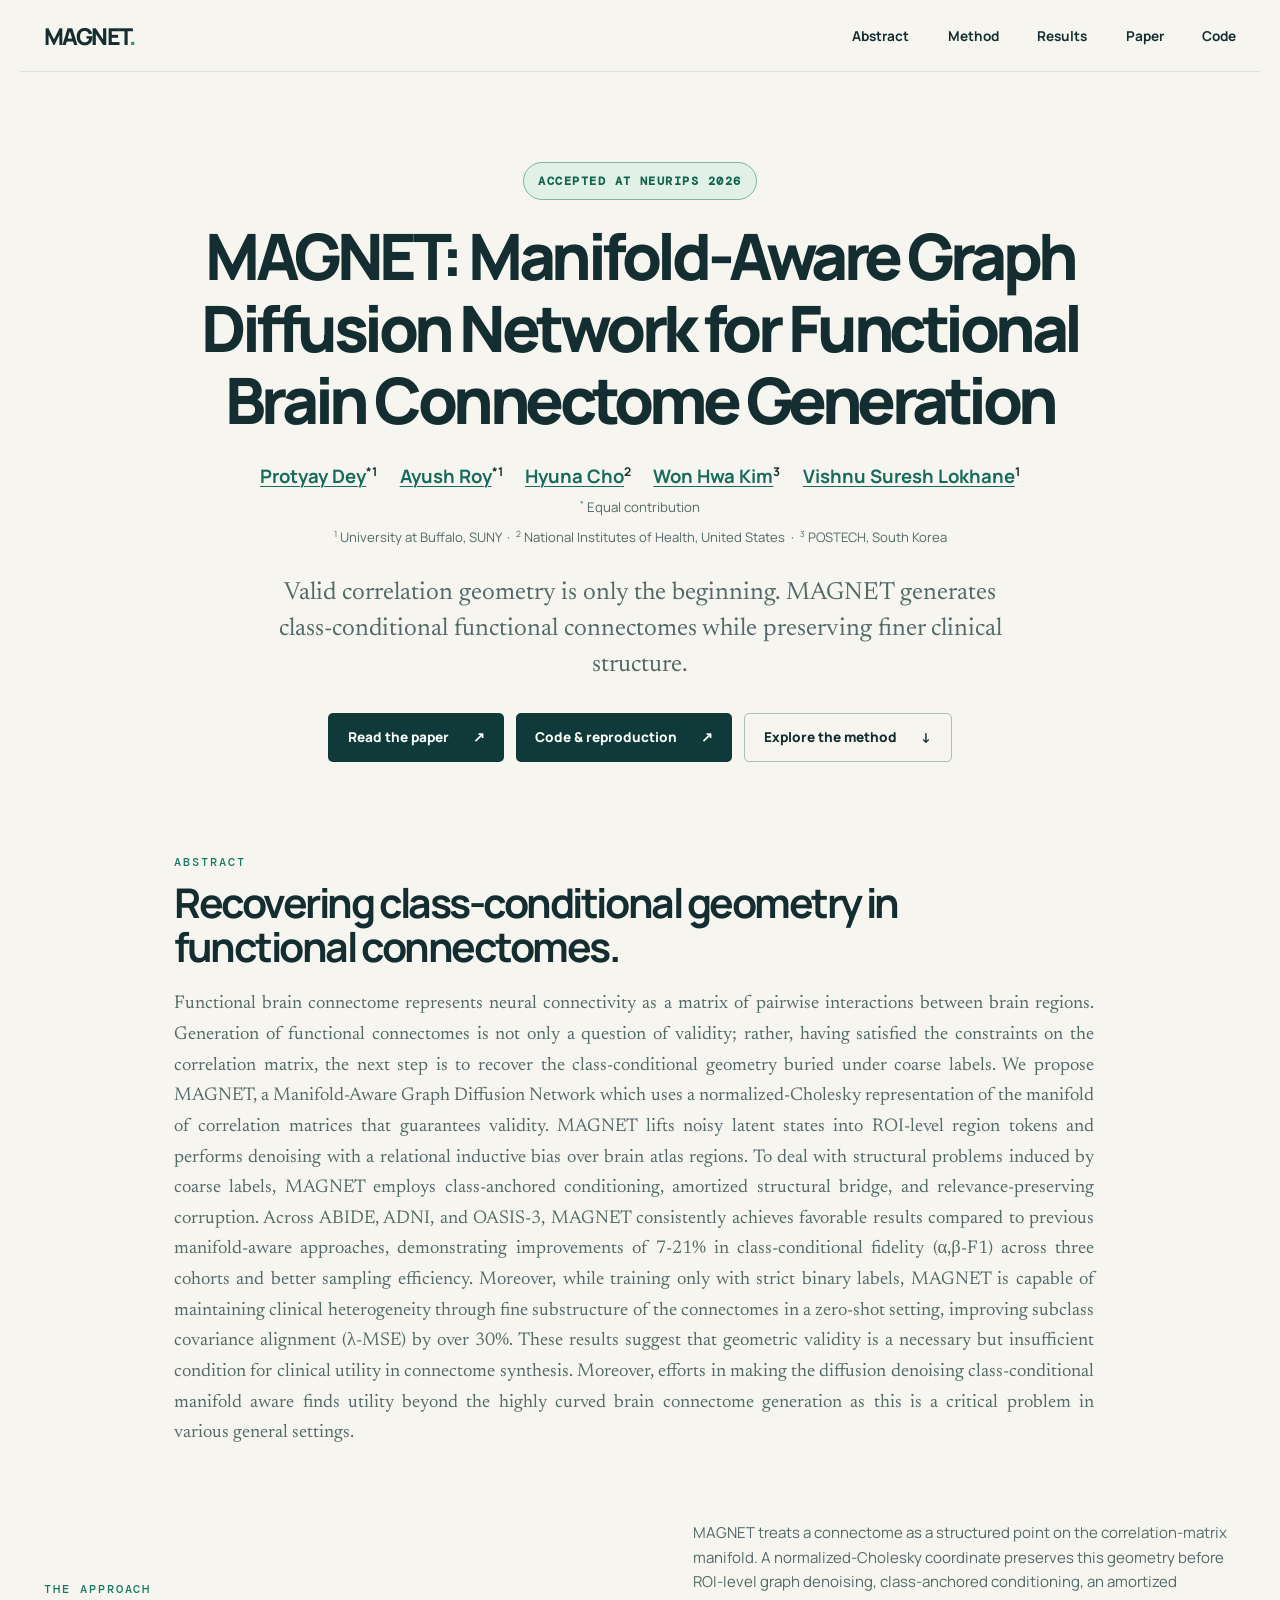
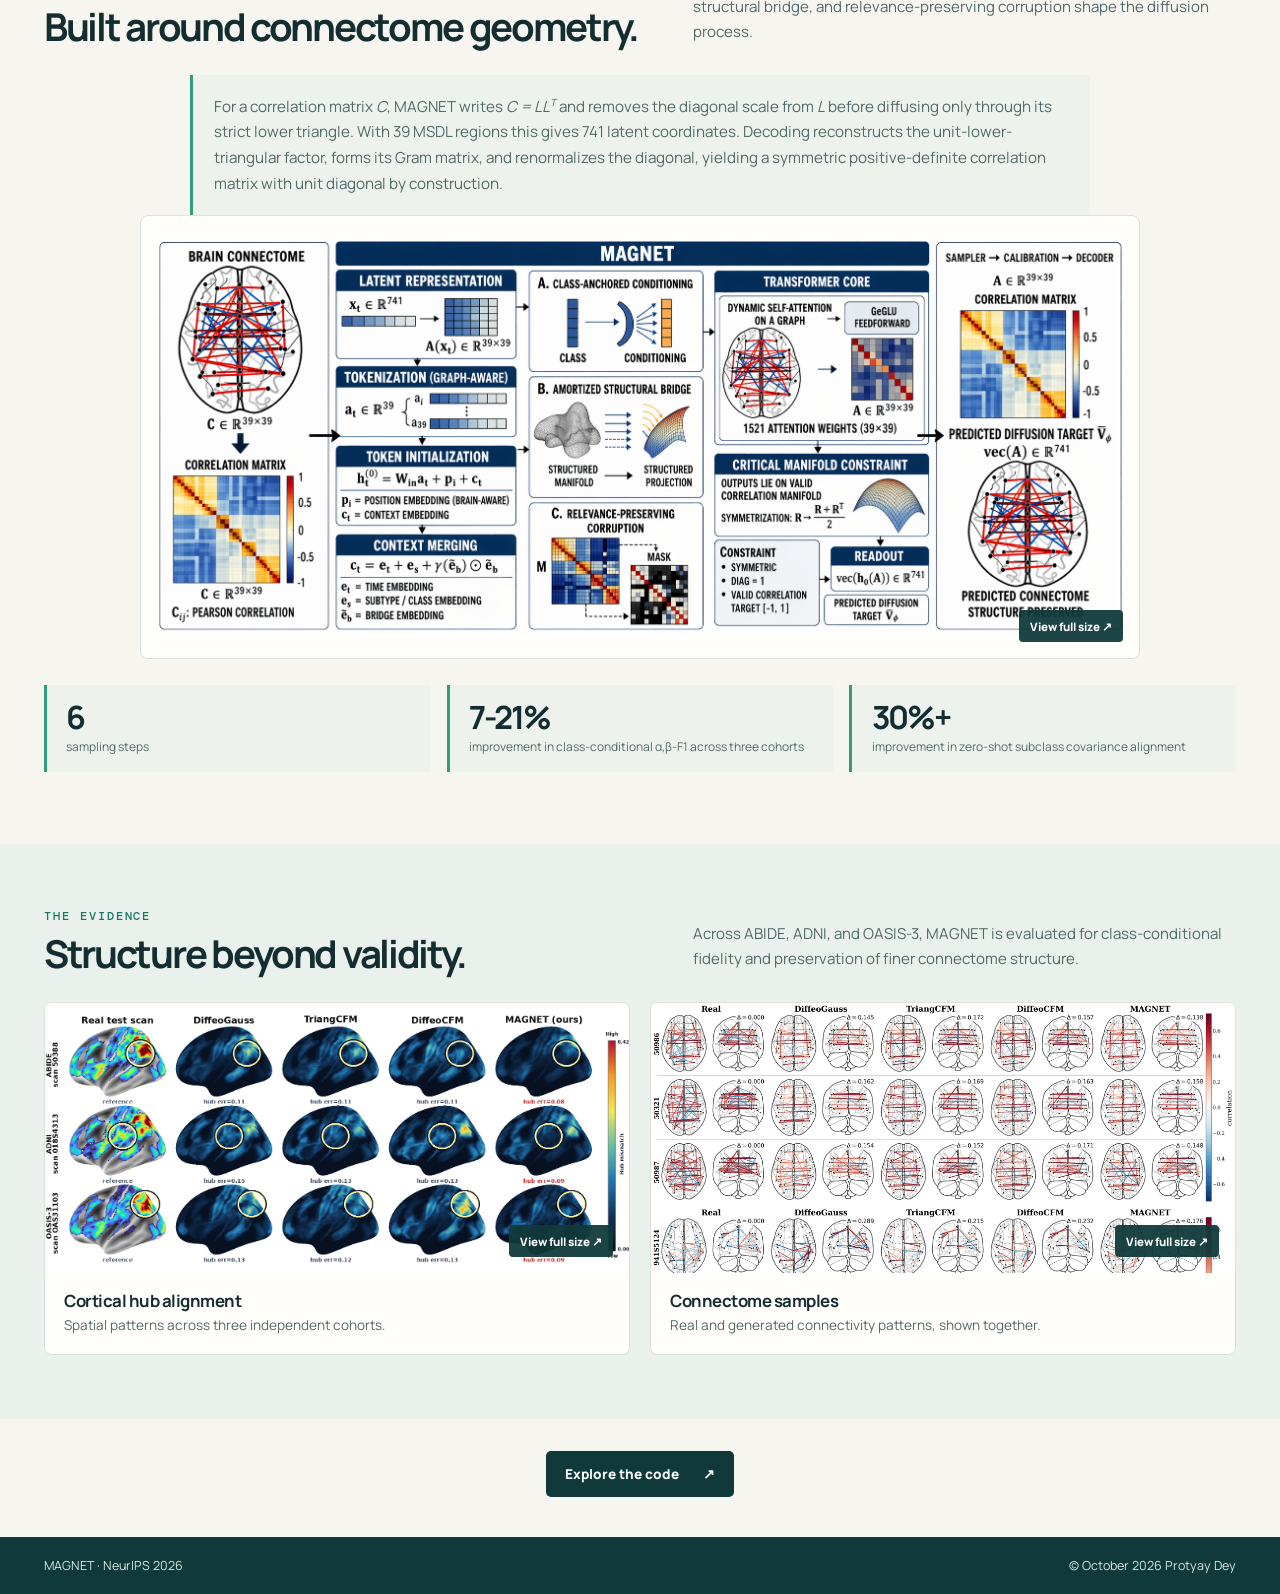
<file: index.html>
<!doctype html>
<html lang="en">
<head>
  <meta charset="utf-8">
  <meta name="viewport" content="width=device-width, initial-scale=1">
  <meta name="description" content="MAGNET: Manifold-Aware Graph Diffusion Network for Functional Brain Connectome Generation. NeurIPS 2026.">
  <meta name="theme-color" content="#f7f5ef">
  <title>MAGNET | NeurIPS 2026</title>
  <link rel="preconnect" href="https://fonts.googleapis.com">
  <link rel="preconnect" href="https://fonts.gstatic.com" crossorigin>
  <link href="https://fonts.googleapis.com/css2?family=DM+Mono:wght@400;500&family=Manrope:wght@400;500;600;700;800&family=Newsreader:opsz,wght@6..72,400;6..72,500&display=swap" rel="stylesheet">
  <link rel="stylesheet" href="docs/styles.css">
</head>
<body>
  <a class="skip-link" href="#main">Skip to content</a>
  <header class="site-header">
    <a class="brand" href="#top" aria-label="MAGNET home">MAGNET<span>.</span></a>
    <nav aria-label="Page navigation">
      <a href="#abstract">Abstract</a>
      <a href="#overview">Method</a>
      <a href="#results">Results</a>
      <a href="https://doi.org/10.48550/arXiv.2610.17014" target="_blank" rel="noopener noreferrer">Paper</a>
      <a href="https://github.com/protyayofficial/MAGNET" target="_blank" rel="noopener noreferrer">Code</a>
    </nav>
  </header>

  <main id="main">
    <section class="hero" id="top" aria-labelledby="paper-title">
      <p class="venue">Accepted at NeurIPS 2026</p>
      <h1 id="paper-title">MAGNET: Manifold-Aware Graph Diffusion Network for Functional Brain Connectome Generation</h1>
      <p class="authors">
        <span><a href="https://protyayofficial.github.io/" target="_blank" rel="noopener noreferrer">Protyay Dey</a><sup>*</sup><sup>1</sup></span>
        <span><a href="https://ayushroy2001.github.io/" target="_blank" rel="noopener noreferrer">Ayush Roy</a><sup>*</sup><sup>1</sup></span>
        <span><a href="https://sites.google.com/view/hyunacho/home?pli=1&amp;authuser=0" target="_blank" rel="noopener noreferrer">Hyuna Cho</a><sup>2</sup></span>
        <span><a href="https://wwplato.github.io/" target="_blank" rel="noopener noreferrer">Won Hwa Kim</a><sup>3</sup></span>
        <span><a href="https://vlokhande-ub.github.io/" target="_blank" rel="noopener noreferrer">Vishnu Suresh Lokhane</a><sup>1</sup></span>
      </p>
      <p class="contribution"><sup>*</sup> Equal contribution</p>
      <p class="affiliations"><sup>1</sup> University at Buffalo, SUNY &nbsp;&middot;&nbsp; <sup>2</sup> National Institutes of Health, United States &nbsp;&middot;&nbsp; <sup>3</sup> POSTECH, South Korea</p>
      <p class="hero-summary">Valid correlation geometry is only the beginning. MAGNET generates class-conditional functional connectomes while preserving finer clinical structure.</p>
      <div class="hero-actions">
        <a class="button button-primary" href="https://doi.org/10.48550/arXiv.2610.17014" target="_blank" rel="noopener noreferrer">Read the paper <span aria-hidden="true">&nearr;</span></a>
        <a class="button button-primary" href="https://github.com/protyayofficial/MAGNET" target="_blank" rel="noopener noreferrer">Code &amp; reproduction <span aria-hidden="true">&nearr;</span></a>
        <a class="button button-secondary" href="#overview">Explore the method <span aria-hidden="true">&darr;</span></a>
      </div>
    </section>

    <section class="abstract-section wrap" id="abstract" aria-labelledby="abstract-title">
      <p class="eyebrow">Abstract</p>
      <h2 id="abstract-title">Recovering class-conditional geometry in functional connectomes.</h2>
      <p>Functional brain connectome represents neural connectivity as a matrix of pairwise interactions between brain regions. Generation of functional connectomes is not only a question of validity; rather, having satisfied the constraints on the correlation matrix, the next step is to recover the class-conditional geometry buried under coarse labels. We propose MAGNET, a Manifold-Aware Graph Diffusion Network which uses a normalized-Cholesky representation of the manifold of correlation matrices that guarantees validity. MAGNET lifts noisy latent states into ROI-level region tokens and performs denoising with a relational inductive bias over brain atlas regions. To deal with structural problems induced by coarse labels, MAGNET employs class-anchored conditioning, amortized structural bridge, and relevance-preserving corruption. Across ABIDE, ADNI, and OASIS-3, MAGNET consistently achieves favorable results compared to previous manifold-aware approaches, demonstrating improvements of 7-21% in class-conditional fidelity (&alpha;,&beta;-F1) across three cohorts and better sampling efficiency. Moreover, while training only with strict binary labels, MAGNET is capable of maintaining clinical heterogeneity through fine substructure of the connectomes in a zero-shot setting, improving subclass covariance alignment (&lambda;-MSE) by over 30%. These results suggest that geometric validity is a necessary but insufficient condition for clinical utility in connectome synthesis. Moreover, efforts in making the diffusion denoising class-conditional manifold aware finds utility beyond the highly curved brain connectome generation as this is a critical problem in various general&nbsp;settings.</p>
    </section>

    <section class="overview wrap" id="overview" aria-labelledby="overview-title">
      <div class="section-heading">
        <div><p class="eyebrow">The approach</p><h2 id="overview-title">Built around connectome geometry.</h2></div>
        <p>MAGNET treats a connectome as a structured point on the correlation-matrix manifold. A normalized-Cholesky coordinate preserves this geometry before ROI-level graph denoising, class-anchored conditioning, an amortized structural bridge, and relevance-preserving corruption shape the diffusion process.</p>
      </div>
      <div class="method-detail">
        <p>For a correlation matrix <i>C</i>, MAGNET writes <i>C = LL<sup>T</sup></i> and removes the diagonal scale from <i>L</i> before diffusing only through its strict lower triangle. With 39 MSDL regions this gives 741 latent coordinates. Decoding reconstructs the unit-lower-triangular factor, forms its Gram matrix, and renormalizes the diagonal, yielding a symmetric positive-definite correlation matrix with unit diagonal by construction.</p>
      </div>
      <a class="image-link architecture" href="docs/assets/arch.png" target="_blank" rel="noopener noreferrer" aria-label="Open the full-resolution MAGNET architecture image">
        <img src="docs/assets/arch.png" alt="MAGNET architecture showing correlation-matrix encoding, class-anchored conditioning, structural bridge, graph transformer denoising, and valid correlation decoding" width="1961" height="802">
        <span class="image-action">View full size <span aria-hidden="true">&nearr;</span></span>
      </a>
      <div class="highlights" aria-label="Key findings">
        <div><strong>6</strong><span>sampling steps</span></div>
        <div><strong>7-21%</strong><span>improvement in class-conditional &alpha;,&beta;-F1 across three cohorts</span></div>
        <div><strong>30%+</strong><span>improvement in zero-shot subclass covariance alignment</span></div>
      </div>
    </section>

    <section class="results" id="results" aria-labelledby="results-title">
      <div class="wrap">
        <div class="section-heading">
          <div><p class="eyebrow">The evidence</p><h2 id="results-title">Structure beyond validity.</h2></div>
          <p>Across ABIDE, ADNI, and OASIS-3, MAGNET is evaluated for class-conditional fidelity and preservation of finer connectome structure.</p>
        </div>
        <div class="visual-grid">
          <article class="visual-card">
            <a class="image-link visual-preview" href="docs/assets/multidataset_surface_similarity.png" target="_blank" rel="noopener noreferrer" aria-label="Open the full-resolution cortical hub mismatch image">
              <img src="docs/assets/multidataset_surface_similarity.png" alt="Cortical hub mismatch across ABIDE, ADNI, and OASIS-3" loading="lazy" width="1480" height="633">
              <span class="image-action">View full size <span aria-hidden="true">&nearr;</span></span>
            </a>
            <div class="visual-copy"><h3>Cortical hub alignment</h3><p>Spatial patterns across three independent cohorts.</p></div>
          </article>
          <article class="visual-card">
            <a class="image-link visual-preview samples-preview" href="docs/assets/all_datasets_split_0_class_1_sample_connectome_grid.png" target="_blank" rel="noopener noreferrer" aria-label="Open the full-resolution connectome samples image">
              <img src="docs/assets/all_datasets_split_0_class_1_sample_connectome_grid.png" alt="Real and generated functional connectomes across ABIDE, ADNI, and OASIS-3" loading="lazy" width="4533" height="4718">
              <span class="image-action">View full size <span aria-hidden="true">&nearr;</span></span>
            </a>
            <div class="visual-copy"><h3>Connectome samples</h3><p>Real and generated connectivity patterns, shown together.</p></div>
          </article>
        </div>
      </div>
    </section>

    <section class="closing wrap" aria-label="Code access">
      <a class="button button-primary" href="https://github.com/protyayofficial/MAGNET" target="_blank" rel="noopener noreferrer">Explore the code <span aria-hidden="true">&nearr;</span></a>
    </section>
  </main>

  <footer class="site-footer"><span>MAGNET &middot; NeurIPS 2026</span><span>&copy; October 2026 Protyay Dey</span></footer>
</body>
</html>
</file>
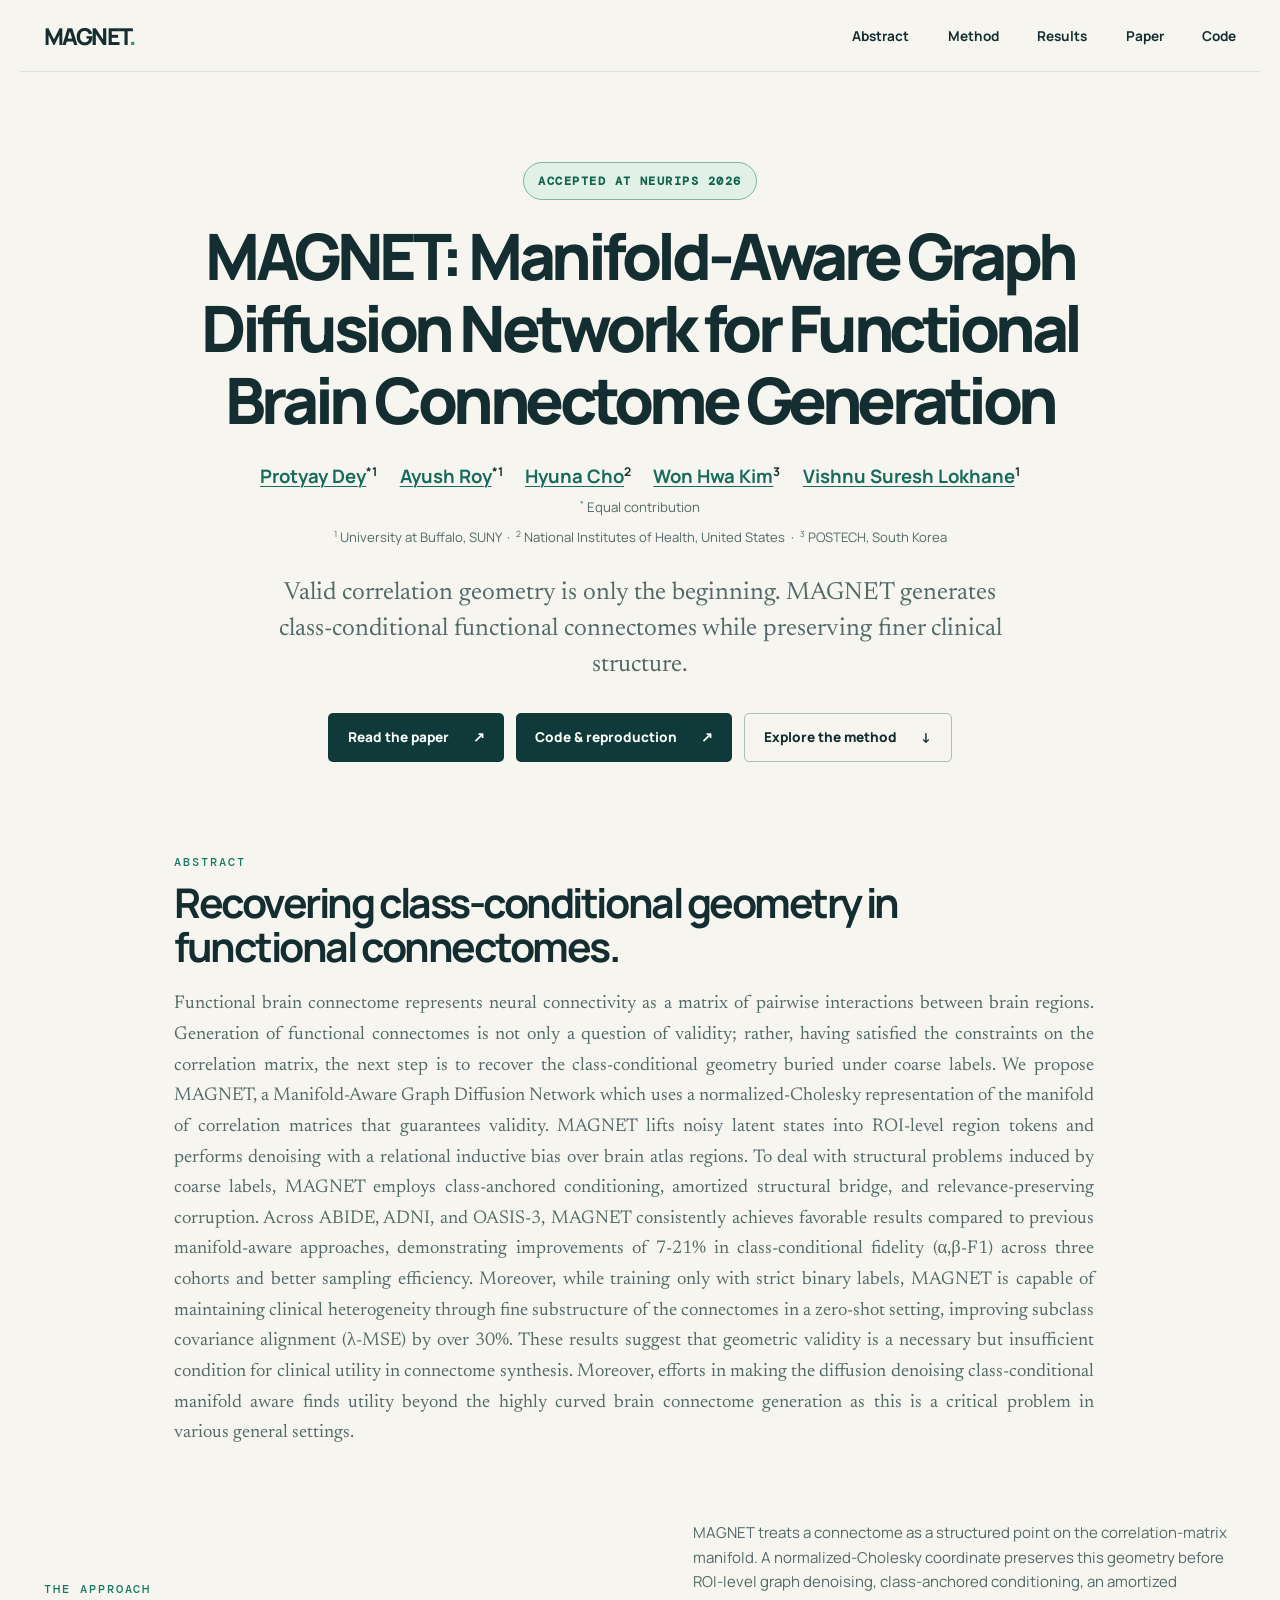
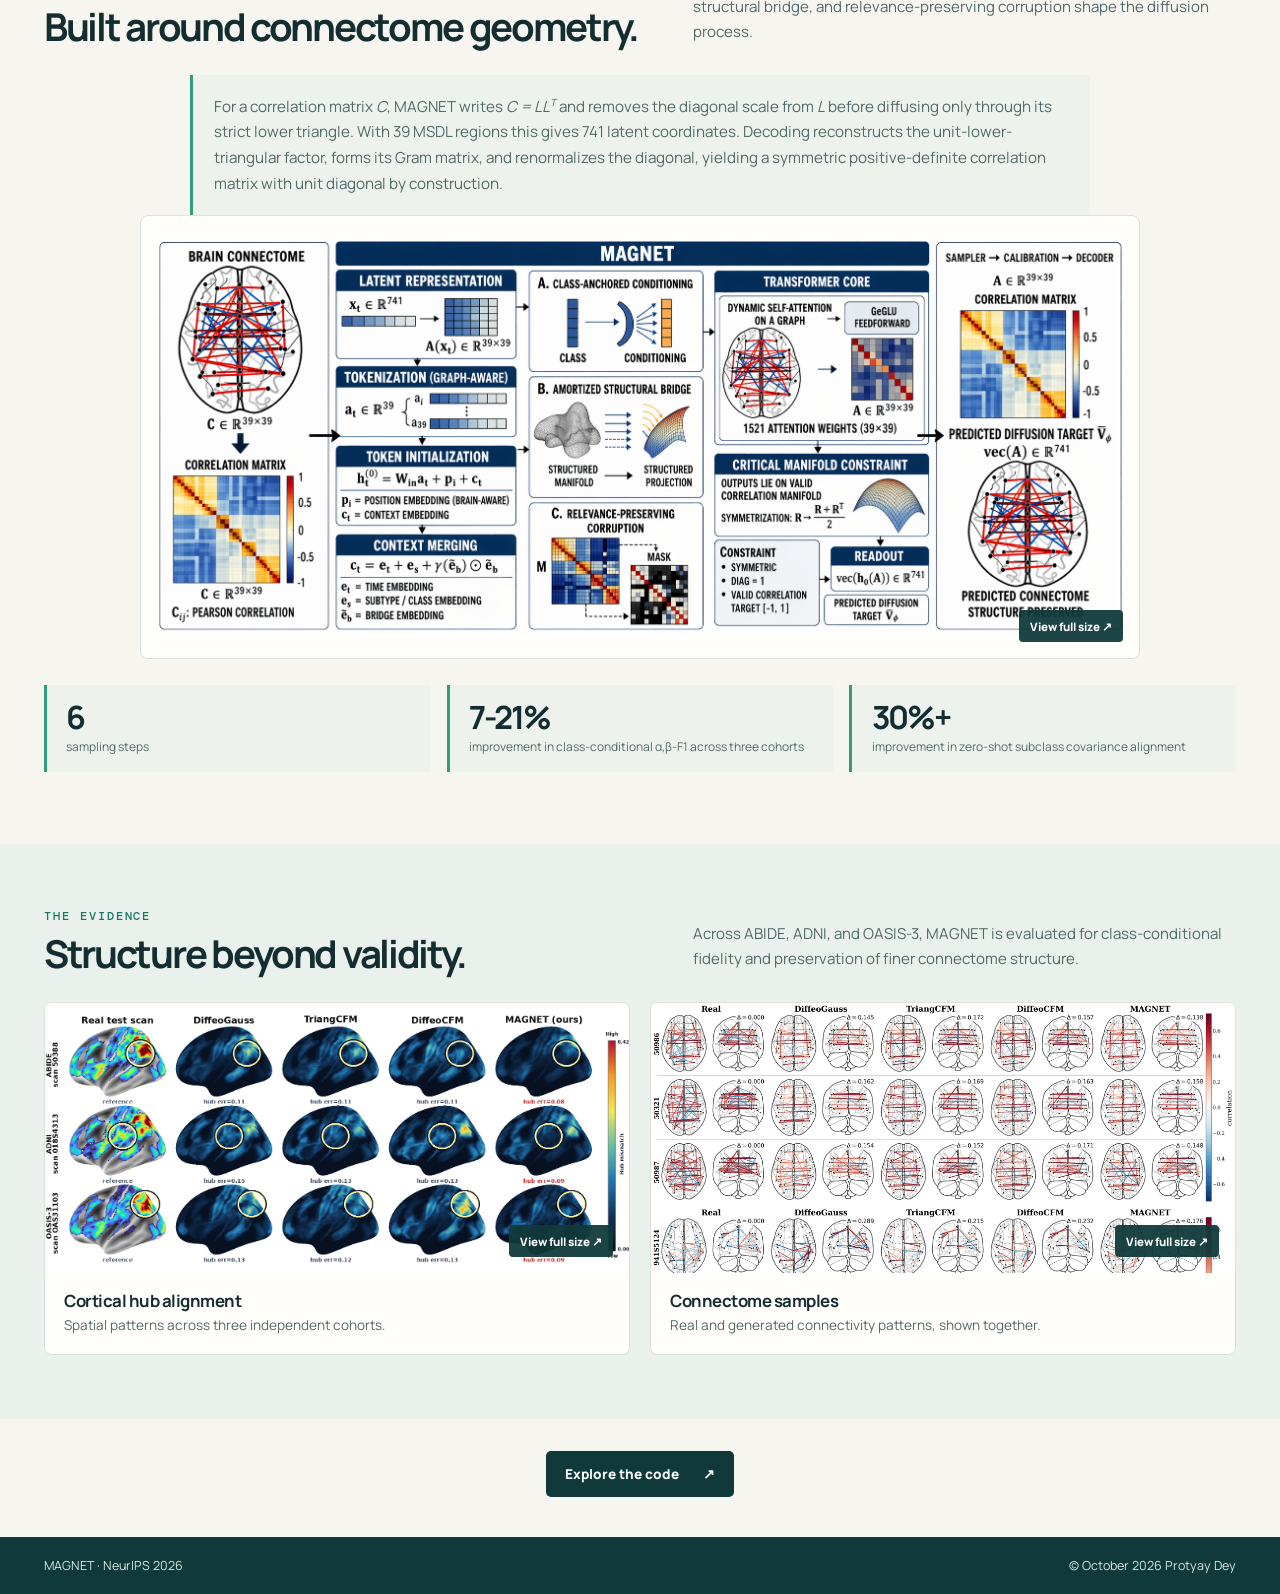
<file: docs/index.html>
<!doctype html>
<html lang="en">
<head>
  <meta charset="utf-8">
  <meta name="viewport" content="width=device-width, initial-scale=1">
  <meta name="description" content="MAGNET: Manifold-Aware Graph Diffusion Network for Functional Brain Connectome Generation. NeurIPS 2026.">
  <meta name="theme-color" content="#f7f5ef">
  <title>MAGNET | NeurIPS 2026</title>
  <link rel="preconnect" href="https://fonts.googleapis.com">
  <link rel="preconnect" href="https://fonts.gstatic.com" crossorigin>
  <link href="https://fonts.googleapis.com/css2?family=DM+Mono:wght@400;500&family=Manrope:wght@400;500;600;700;800&family=Newsreader:opsz,wght@6..72,400;6..72,500&display=swap" rel="stylesheet">
  <link rel="stylesheet" href="styles.css">
</head>
<body>
  <a class="skip-link" href="#main">Skip to content</a>
  <header class="site-header">
    <a class="brand" href="#top" aria-label="MAGNET home">MAGNET<span>.</span></a>
    <nav aria-label="Page navigation">
      <a href="#abstract">Abstract</a>
      <a href="#overview">Method</a>
      <a href="#results">Results</a>
      <a href="https://doi.org/10.48550/arXiv.2610.17014" target="_blank" rel="noopener noreferrer">Paper</a>
      <a href="https://github.com/protyayofficial/MAGNET" target="_blank" rel="noopener noreferrer">Code</a>
    </nav>
  </header>

  <main id="main">
    <section class="hero" id="top" aria-labelledby="paper-title">
      <p class="venue">Accepted at NeurIPS 2026</p>
      <h1 id="paper-title">MAGNET: Manifold-Aware Graph Diffusion Network for Functional Brain Connectome Generation</h1>
      <p class="authors">
        <span><a href="https://protyayofficial.github.io/" target="_blank" rel="noopener noreferrer">Protyay Dey</a><sup>*</sup><sup>1</sup></span>
        <span><a href="https://ayushroy2001.github.io/" target="_blank" rel="noopener noreferrer">Ayush Roy</a><sup>*</sup><sup>1</sup></span>
        <span><a href="https://sites.google.com/view/hyunacho/home?pli=1&amp;authuser=0" target="_blank" rel="noopener noreferrer">Hyuna Cho</a><sup>2</sup></span>
        <span><a href="https://wwplato.github.io/" target="_blank" rel="noopener noreferrer">Won Hwa Kim</a><sup>3</sup></span>
        <span><a href="https://vlokhande-ub.github.io/" target="_blank" rel="noopener noreferrer">Vishnu Suresh Lokhane</a><sup>1</sup></span>
      </p>
      <p class="contribution"><sup>*</sup> Equal contribution</p>
      <p class="affiliations"><sup>1</sup> University at Buffalo, SUNY &nbsp;&middot;&nbsp; <sup>2</sup> National Institutes of Health, United States &nbsp;&middot;&nbsp; <sup>3</sup> POSTECH, South Korea</p>
      <p class="hero-summary">Valid correlation geometry is only the beginning. MAGNET generates class-conditional functional connectomes while preserving finer clinical structure.</p>
      <div class="hero-actions">
        <a class="button button-primary" href="https://doi.org/10.48550/arXiv.2610.17014" target="_blank" rel="noopener noreferrer">Read the paper <span aria-hidden="true">&nearr;</span></a>
        <a class="button button-primary" href="https://github.com/protyayofficial/MAGNET" target="_blank" rel="noopener noreferrer">Code &amp; reproduction <span aria-hidden="true">&nearr;</span></a>
        <a class="button button-secondary" href="#overview">Explore the method <span aria-hidden="true">&darr;</span></a>
      </div>
    </section>

    <section class="abstract-section wrap" id="abstract" aria-labelledby="abstract-title">
      <p class="eyebrow">Abstract</p>
      <h2 id="abstract-title">Recovering class-conditional geometry in functional connectomes.</h2>
      <p>Functional brain connectome represents neural connectivity as a matrix of pairwise interactions between brain regions. Generation of functional connectomes is not only a question of validity; rather, having satisfied the constraints on the correlation matrix, the next step is to recover the class-conditional geometry buried under coarse labels. We propose MAGNET, a Manifold-Aware Graph Diffusion Network which uses a normalized-Cholesky representation of the manifold of correlation matrices that guarantees validity. MAGNET lifts noisy latent states into ROI-level region tokens and performs denoising with a relational inductive bias over brain atlas regions. To deal with structural problems induced by coarse labels, MAGNET employs class-anchored conditioning, amortized structural bridge, and relevance-preserving corruption. Across ABIDE, ADNI, and OASIS-3, MAGNET consistently achieves favorable results compared to previous manifold-aware approaches, demonstrating improvements of 7-21% in class-conditional fidelity (&alpha;,&beta;-F1) across three cohorts and better sampling efficiency. Moreover, while training only with strict binary labels, MAGNET is capable of maintaining clinical heterogeneity through fine substructure of the connectomes in a zero-shot setting, improving subclass covariance alignment (&lambda;-MSE) by over 30%. These results suggest that geometric validity is a necessary but insufficient condition for clinical utility in connectome synthesis. Moreover, efforts in making the diffusion denoising class-conditional manifold aware finds utility beyond the highly curved brain connectome generation as this is a critical problem in various general&nbsp;settings.</p>
    </section>

    <section class="overview wrap" id="overview" aria-labelledby="overview-title">
      <div class="section-heading">
        <div><p class="eyebrow">The approach</p><h2 id="overview-title">Built around connectome geometry.</h2></div>
        <p>MAGNET treats a connectome as a structured point on the correlation-matrix manifold. A normalized-Cholesky coordinate preserves this geometry before ROI-level graph denoising, class-anchored conditioning, an amortized structural bridge, and relevance-preserving corruption shape the diffusion process.</p>
      </div>
      <div class="method-detail">
        <p>For a correlation matrix <i>C</i>, MAGNET writes <i>C = LL<sup>T</sup></i> and removes the diagonal scale from <i>L</i> before diffusing only through its strict lower triangle. With 39 MSDL regions this gives 741 latent coordinates. Decoding reconstructs the unit-lower-triangular factor, forms its Gram matrix, and renormalizes the diagonal, yielding a symmetric positive-definite correlation matrix with unit diagonal by construction.</p>
      </div>
      <a class="image-link architecture" href="assets/arch.png" target="_blank" rel="noopener noreferrer" aria-label="Open the full-resolution MAGNET architecture image">
        <img src="assets/arch.png" alt="MAGNET architecture showing correlation-matrix encoding, class-anchored conditioning, structural bridge, graph transformer denoising, and valid correlation decoding" width="1961" height="802">
        <span class="image-action">View full size <span aria-hidden="true">&nearr;</span></span>
      </a>
      <div class="highlights" aria-label="Key findings">
        <div><strong>6</strong><span>sampling steps</span></div>
        <div><strong>7-21%</strong><span>improvement in class-conditional &alpha;,&beta;-F1 across three cohorts</span></div>
        <div><strong>30%+</strong><span>improvement in zero-shot subclass covariance alignment</span></div>
      </div>
    </section>

    <section class="results" id="results" aria-labelledby="results-title">
      <div class="wrap">
        <div class="section-heading">
          <div><p class="eyebrow">The evidence</p><h2 id="results-title">Structure beyond validity.</h2></div>
          <p>Across ABIDE, ADNI, and OASIS-3, MAGNET is evaluated for class-conditional fidelity and preservation of finer connectome structure.</p>
        </div>
        <div class="visual-grid">
          <article class="visual-card">
            <a class="image-link visual-preview" href="assets/multidataset_surface_similarity.png" target="_blank" rel="noopener noreferrer" aria-label="Open the full-resolution cortical hub mismatch image">
              <img src="assets/multidataset_surface_similarity.png" alt="Cortical hub mismatch across ABIDE, ADNI, and OASIS-3" loading="lazy" width="1480" height="633">
              <span class="image-action">View full size <span aria-hidden="true">&nearr;</span></span>
            </a>
            <div class="visual-copy"><h3>Cortical hub alignment</h3><p>Spatial patterns across three independent cohorts.</p></div>
          </article>
          <article class="visual-card">
            <a class="image-link visual-preview samples-preview" href="assets/all_datasets_split_0_class_1_sample_connectome_grid.png" target="_blank" rel="noopener noreferrer" aria-label="Open the full-resolution connectome samples image">
              <img src="assets/all_datasets_split_0_class_1_sample_connectome_grid.png" alt="Real and generated functional connectomes across ABIDE, ADNI, and OASIS-3" loading="lazy" width="4533" height="4718">
              <span class="image-action">View full size <span aria-hidden="true">&nearr;</span></span>
            </a>
            <div class="visual-copy"><h3>Connectome samples</h3><p>Real and generated connectivity patterns, shown together.</p></div>
          </article>
        </div>
      </div>
    </section>

    <section class="closing wrap" aria-label="Code access">
      <a class="button button-primary" href="https://github.com/protyayofficial/MAGNET" target="_blank" rel="noopener noreferrer">Explore the code <span aria-hidden="true">&nearr;</span></a>
    </section>
  </main>

  <footer class="site-footer"><span>MAGNET &middot; NeurIPS 2026</span><span>&copy; October 2026 Protyay Dey</span></footer>
</body>
</html>
</file>
<file: docs/styles.css>
:root {
  --ink: #132d30;
  --muted: #52696a;
  --line: #d9e2df;
  --paper: #f7f5ef;
  --white: #fffefa;
  --deep: #103a3a;
  --mint: #d8eee1;
}

* { box-sizing: border-box; }
html { scroll-behavior: smooth; }
body { margin: 0; color: var(--ink); background: var(--paper); font-family: Manrope, sans-serif; }
a { color: inherit; text-decoration: none; }
img { display: block; max-width: 100%; }
.skip-link { position: absolute; left: -9999px; top: 1rem; z-index: 10; padding: .7rem 1rem; background: white; }
.skip-link:focus { left: 1rem; }
:focus-visible { outline: 3px solid #2a927b; outline-offset: 4px; }

.site-header { max-width: 1240px; height: 72px; margin: auto; padding: 0 24px; display: flex; align-items: center; justify-content: space-between; border-bottom: 1px solid var(--line); }
.brand { font-weight: 800; letter-spacing: -.08em; font-size: 1.45rem; }
.brand span { color: #2d9a79; }
.site-header nav { display: flex; align-items: center; gap: clamp(1rem, 3vw, 2.5rem); font-size: .85rem; font-weight: 700; }
.site-header nav a:hover { color: #14745e; }

.hero { max-width: 1120px; margin: auto; padding: clamp(4rem, 7vw, 6rem) 24px 4.25rem; text-align: center; }
.venue, .eyebrow { margin: 0; color: #177862; font: 500 .76rem 'DM Mono', monospace; letter-spacing: .16em; text-transform: uppercase; }
.venue { display: inline-block; padding: .65rem .9rem; border: 1px solid #7eb6a3; border-radius: 999px; background: #e2f1e7; color: #12634f; font-weight: 700; letter-spacing: .12em; }
.hero h1 { max-width: 1060px; margin: 1.25rem auto 1.7rem; font-size: clamp(2.5rem, 5vw, 4.8rem); line-height: 1.12; letter-spacing: -.07em; font-weight: 800; text-wrap: balance; }
.authors { display: flex; flex-wrap: wrap; justify-content: center; gap: .3rem 1.4rem; margin: 0 auto; max-width: 850px; font-size: clamp(.95rem, 1.45vw, 1.16rem); font-weight: 700; }
.authors span { white-space: nowrap; }
.authors a { color: #176b5d; text-decoration: underline; text-decoration-thickness: 1px; text-underline-offset: 3px; }
.authors a:hover { color: #14745e; border-bottom: 1px solid #14745e; }
sup { font-size: .65em; line-height: 0; vertical-align: super; }
.contribution { margin: .6rem 0 0; color: var(--muted); font-size: .83rem; }
.affiliations { max-width: 900px; margin: .65rem auto 0; color: var(--muted); font-size: .82rem; line-height: 1.6; }
.hero-summary { max-width: 760px; margin: 1.8rem auto 0; color: var(--muted); font: 400 clamp(1.2rem, 2vw, 1.55rem)/1.45 Newsreader, serif; }
.hero-actions { display: flex; justify-content: center; flex-wrap: wrap; gap: .75rem; margin-top: 1.8rem; }
.button { display: inline-flex; align-items: center; gap: 1.5rem; justify-content: space-between; padding: .9rem 1.2rem; border-radius: 5px; font-size: .85rem; font-weight: 800; transition: transform .2s, background .2s; }
.button:hover { transform: translateY(-2px); }
.button-primary { background: var(--deep); color: #f8fcf8; }
.button-primary:hover { background: #165555; }
.button-secondary { border: 1px solid #aabfba; }
.button-secondary:hover { background: #e9f1ec; }

.wrap { max-width: 1240px; margin: auto; padding-left: 24px; padding-right: 24px; }
.abstract-section { max-width: 980px; padding-top: 1.5rem; padding-bottom: 4.5rem; }
.abstract-section h2 { max-width: 760px; margin: .65rem 0 1.3rem; font-size: clamp(2rem, 3.2vw, 3.2rem); line-height: 1.08; letter-spacing: -.06em; }
.abstract-section > p:last-child { max-width: 920px; margin: 0; color: var(--muted); font: 400 clamp(1.08rem, 1.45vw, 1.3rem)/1.65 Newsreader, serif; text-align: justify; text-justify: inter-word; text-wrap: pretty; hyphens: auto; }
.method-detail { max-width: 900px; margin: 1.5rem auto 0; padding: 1.15rem 1.3rem; border-left: 3px solid #319b7c; background: #edf3ec; color: var(--muted); font-size: .95rem; line-height: 1.7; }
.method-detail p { margin: 0; }
.overview { padding-bottom: 4.5rem; }
.section-heading { display: grid; grid-template-columns: 1.05fr .95fr; align-items: end; gap: 3rem; margin-bottom: 1.7rem; }
.section-heading h2 { max-width: 600px; margin: .55rem 0 0; font-size: clamp(2rem, 3vw, 3rem); line-height: 1.1; letter-spacing: -.06em; text-wrap: balance; }
.section-heading > p { max-width: 540px; margin: 0 0 .2rem; color: var(--muted); font-size: .94rem; line-height: 1.65; }
.image-link { position: relative; display: block; overflow: hidden; background: var(--white); border: 1px solid var(--line); border-radius: 8px; }
.image-link img { width: 100%; }
.architecture { width: min(100%, 1000px); margin: 0 auto; padding: 1rem; }
.architecture img { max-height: 410px; object-fit: contain; object-position: center; }
.image-action { position: absolute; right: 1rem; bottom: 1rem; padding: .55rem .7rem; background: rgba(16, 58, 58, .94); border-radius: 4px; color: white; font-size: .72rem; font-weight: 800; }
.highlights { display: grid; grid-template-columns: repeat(3, 1fr); gap: 1rem; margin-top: 1.6rem; }
.highlights > div { display: flex; flex-direction: column; gap: .4rem; padding: 1rem 1.2rem; border-left: 3px solid #319b7c; background: #edf3ec; }
.highlights strong { font-size: clamp(1.7rem, 2.5vw, 2.4rem); letter-spacing: -.07em; line-height: 1; }
.highlights span { color: var(--muted); font-size: .75rem; line-height: 1.4; }

.results { padding: 4rem 0; background: #eaf0eb; }
.visual-grid { display: grid; grid-template-columns: 1fr 1fr; gap: 1.25rem; }
.visual-card { min-width: 0; overflow: hidden; border: 1px solid var(--line); border-radius: 8px; background: var(--white); }
.visual-preview { height: 270px; border: 0; border-radius: 0; }
.visual-preview img { width: 100%; height: 100%; object-fit: contain; background: white; }
.samples-preview img { object-fit: cover; object-position: center top; }
.visual-copy { padding: 1rem 1.2rem 1.2rem; }
.visual-copy h3 { margin: 0 0 .25rem; font-size: 1.05rem; letter-spacing: -.03em; }
.visual-copy p { margin: 0; color: var(--muted); font-size: .85rem; }

.closing { padding-top: 2rem; padding-bottom: 2.5rem; display: flex; align-items: center; justify-content: center; }
.site-footer { display: flex; justify-content: space-between; gap: 1rem; padding: 1.25rem max(24px, calc((100vw - 1192px) / 2)); background: var(--deep); color: #d7e9df; font-size: .78rem; }

@media (max-width: 760px) {
  .site-header nav a:not(:last-child) { display: none; }
  .hero { padding-top: 3.4rem; padding-bottom: 3rem; }
  .section-heading, .visual-grid { grid-template-columns: 1fr; gap: .75rem; }
  .overview { padding-bottom: 3rem; }
  .results { padding: 3rem 0; }
  .highlights { grid-template-columns: 1fr; gap: .5rem; }
  .highlights > div { flex-direction: row; align-items: center; gap: 1rem; }
  .visual-preview { height: 235px; }
  .closing { align-items: flex-start; flex-direction: column; }
  .site-footer { flex-direction: column; }
}

@media (prefers-reduced-motion: reduce) {
  html { scroll-behavior: auto; }
  .button { transition: none; }
}
</file>
